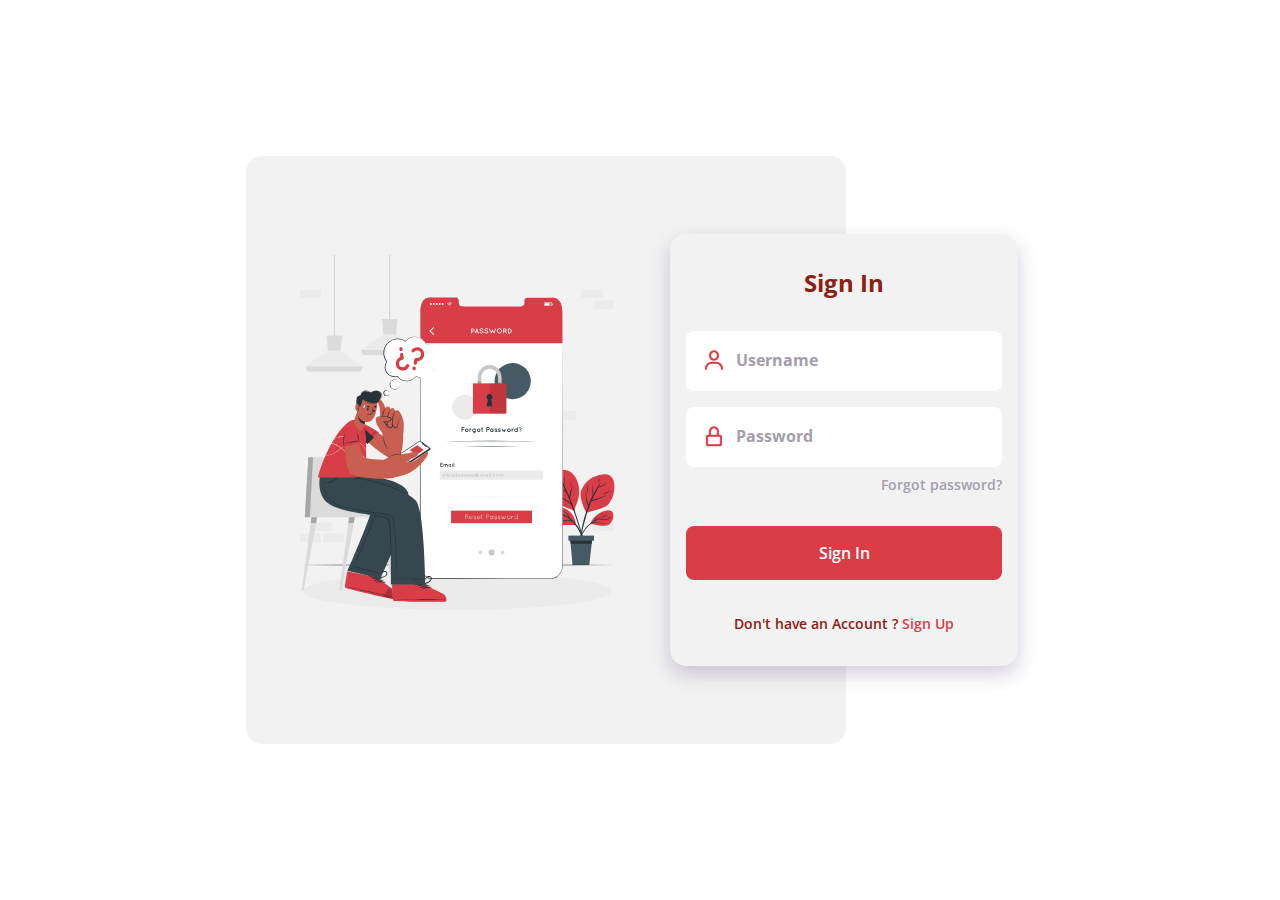
<file: login.html>
<!DOCTYPE html>
<html lang="en">
  <head>
    <meta charset="UTF-8" />
    <meta name="viewport" content="width=device-width, initial-scale=1.0" />

    <!-- ===== CSS ===== -->
    <link rel="stylesheet" href="assets/css/login.css" />

    <!-- ===== BOX ICONS ===== -->
    <link
      href="https://cdn.jsdelivr.net/npm/boxicons@2.0.5/css/boxicons.min.css"
      rel="stylesheet"
    />

    <title>Login Sign In</title>
  </head>
  <body>
    <div class="login">
      <div class="login__content">
        <div class="login__img">
          <img src="assets/img/login2.svg" alt="" />
        </div>

        <div class="login__forms">
          <form action="" class="login__registre" id="login-in">
            <h1 class="login__title">Sign In</h1>

            <div class="login__box">
              <i class="bx bx-user login__icon"></i>
              <input type="text" placeholder="Username" class="login__input" />
            </div>

            <div class="login__box">
              <i class="bx bx-lock-alt login__icon"></i>
              <input
                type="password"
                placeholder="Password"
                class="login__input"
              />
            </div>

            <a href="#" class="login__forgot">Forgot password?</a>

            <a href="dashboard.html" class="login__button">Sign In</a>

            <div>
              <span class="login__account">Don't have an Account ?</span>
              <span class="login__signin" id="sign-up">Sign Up</span>
            </div>
          </form>

          <form action="" class="login__create none" id="login-up">
            <h1 class="login__title">Create Account</h1>

            <div class="login__box">
              <i class="bx bx-user login__icon"></i>
              <input type="text" placeholder="Username" class="login__input" />
            </div>

            <div class="login__box">
              <i class="bx bx-at login__icon"></i>
              <input type="text" placeholder="Email" class="login__input" />
            </div>

            <div class="login__box">
              <i class="bx bx-lock-alt login__icon"></i>
              <input
                type="password"
                placeholder="Password"
                class="login__input"
              />
            </div>

            <a href="#" class="login__button">Sign Up</a>

            <div>
              <span class="login__account">Already have an Account ?</span>
              <span class="login__signup" id="sign-in">Sign In</span>
            </div>

            <div class="login__social">
              <a href="#" class="login__social-icon"
                ><i class="bx bxl-facebook"></i
              ></a>
              <a href="#" class="login__social-icon"
                ><i class="bx bxl-twitter"></i
              ></a>
              <a href="#" class="login__social-icon"
                ><i class="bx bxl-google"></i
              ></a>
            </div>
          </form>
        </div>
      </div>
    </div>

    <!--===== MAIN JS =====-->
    <script src="assets/js/main.js"></script>
  </body>
</html>
</file>
<file: assets/css/login.css>
/*===== GOOGLE FONTS =====*/
@import url('https://fonts.googleapis.com/css2?family=Open+Sans:wght@400;600;700&display=swap');

/*===== VARIABLES CSS =====*/
:root {
  /*===== Colores =====*/
  --first-color: #d83d48;
  --first-color-dark: #8b2112;
  --first-color-light: #a49eac;
  --first-color-lighten: #f2f2f2;

  /*===== Font and typography =====*/
  --body-font: 'Open Sans', sans-serif;
  --h1-font-size: 1.5rem;
  --normal-font-size: 0.938rem;
  --small-font-size: 0.813rem;
}

@media screen and (min-width: 768px) {
  :root {
    --normal-font-size: 1rem;
    --small-font-size: 0.875rem;
  }
}

/*===== BASE =====*/
*,
::before,
::after {
  box-sizing: border-box;
}

body {
  margin: 0;
  padding: 0;
  font-family: var(--body-font);
  font-size: var(--normal-font-size);
  color: var(--first-color-dark);
}

h1 {
  margin: 0;
}

a {
  text-decoration: none;
}

img {
  max-width: 100%;
  height: auto;
  display: block;
}

/*===== LOGIN =====*/
.login {
  display: grid;
  grid-template-columns: 100%;
  height: 100vh;
  margin-left: 1.5rem;
  margin-right: 1.5rem;
}

.login__content {
  display: grid;
}

.login__img {
  justify-self: center;
}

.login__img img {
  width: 310px;
  margin-top: 1.5rem;
}

.login__forms {
  position: relative;
  height: 368px;
}

.login__registre,
.login__create {
  position: absolute;
  bottom: 1rem;
  width: 100%;
  background-color: var(--first-color-lighten);
  padding: 2rem 1rem;
  border-radius: 1rem;
  text-align: center;
  box-shadow: 0 8px 20px rgba(35, 0, 77, 0.2);
  animation-duration: 0.4s;
  animation-name: animate-login;
}

@keyframes animate-login {
  0% {
    transform: scale(1, 1);
  }
  50% {
    transform: scale(1.1, 1.1);
  }
  100% {
    transform: scale(1, 1);
  }
}

.login__title {
  font-size: var(--h1-font-size);
  margin-bottom: 2rem;
}

.login__box {
  display: grid;
  grid-template-columns: max-content 1fr;
  column-gap: 0.5rem;
  padding: 1.125rem 1rem;
  background-color: #fff;
  margin-top: 1rem;
  border-radius: 0.5rem;
}

.login__icon {
  font-size: 1.5rem;
  color: var(--first-color);
}

.login__input {
  border: none;
  outline: none;
  font-size: var(--normal-font-size);
  font-weight: 700;
  color: var(--first-color-dark);
}

.login__input::placeholder {
  font-size: var(--normal-font-size);
  font-family: var(--body-font);
  color: var(--first-color-light);
}

.login__forgot {
  display: block;
  width: max-content;
  margin-left: auto;
  margin-top: 0.5rem;
  font-size: var(--small-font-size);
  font-weight: 600;
  color: var(--first-color-light);
}

.login__button {
  display: block;
  padding: 1rem;
  margin: 2rem 0;
  background-color: var(--first-color);
  color: #fff;
  font-weight: 600;
  text-align: center;
  border-radius: 0.5rem;
  transition: 0.3s;
}

.login__button:hover {
  background-color: var(--first-color-dark);
}

.login__account,
.login__signin,
.login__signup {
  font-weight: 600;
  font-size: var(--small-font-size);
}

.login__account {
  color: var(--first-color-dark);
}

.login__signin,
.login__signup {
  color: var(--first-color);
  cursor: pointer;
}

.login__social {
  margin-top: 2rem;
}

.login__social-icon {
  font-size: 1.5rem;
  color: var(--first-color-dark);
  margin: 0 1.5rem;
}

/*Show login*/
.block {
  display: block;
}

/*Hidden login*/
.none {
  display: none;
}

/* ===== MEDIA QUERIES =====*/
@media screen and (min-width: 576px) {
  .login__forms {
    width: 348px;
    justify-self: center;
  }
}

@media screen and (min-width: 1024px) {
  .login {
    height: 100vh;
    overflow: hidden;
  }

  .login__content {
    grid-template-columns: repeat(2, max-content);
    justify-content: center;
    align-items: center;
    margin-left: 10rem;
  }

  .login__img {
    display: flex;
    width: 600px;
    height: 588px;
    background-color: var(--first-color-lighten);
    border-radius: 1rem;
    padding-left: 1rem;
  }

  .login__img img {
    width: 390px;
    margin-top: 0;
  }

  .login__registre,
  .login__create {
    left: -11rem;
  }

  .login__registre {
    bottom: -2rem;
  }

  .login__create {
    bottom: -5.5rem;
  }
}
</file>
